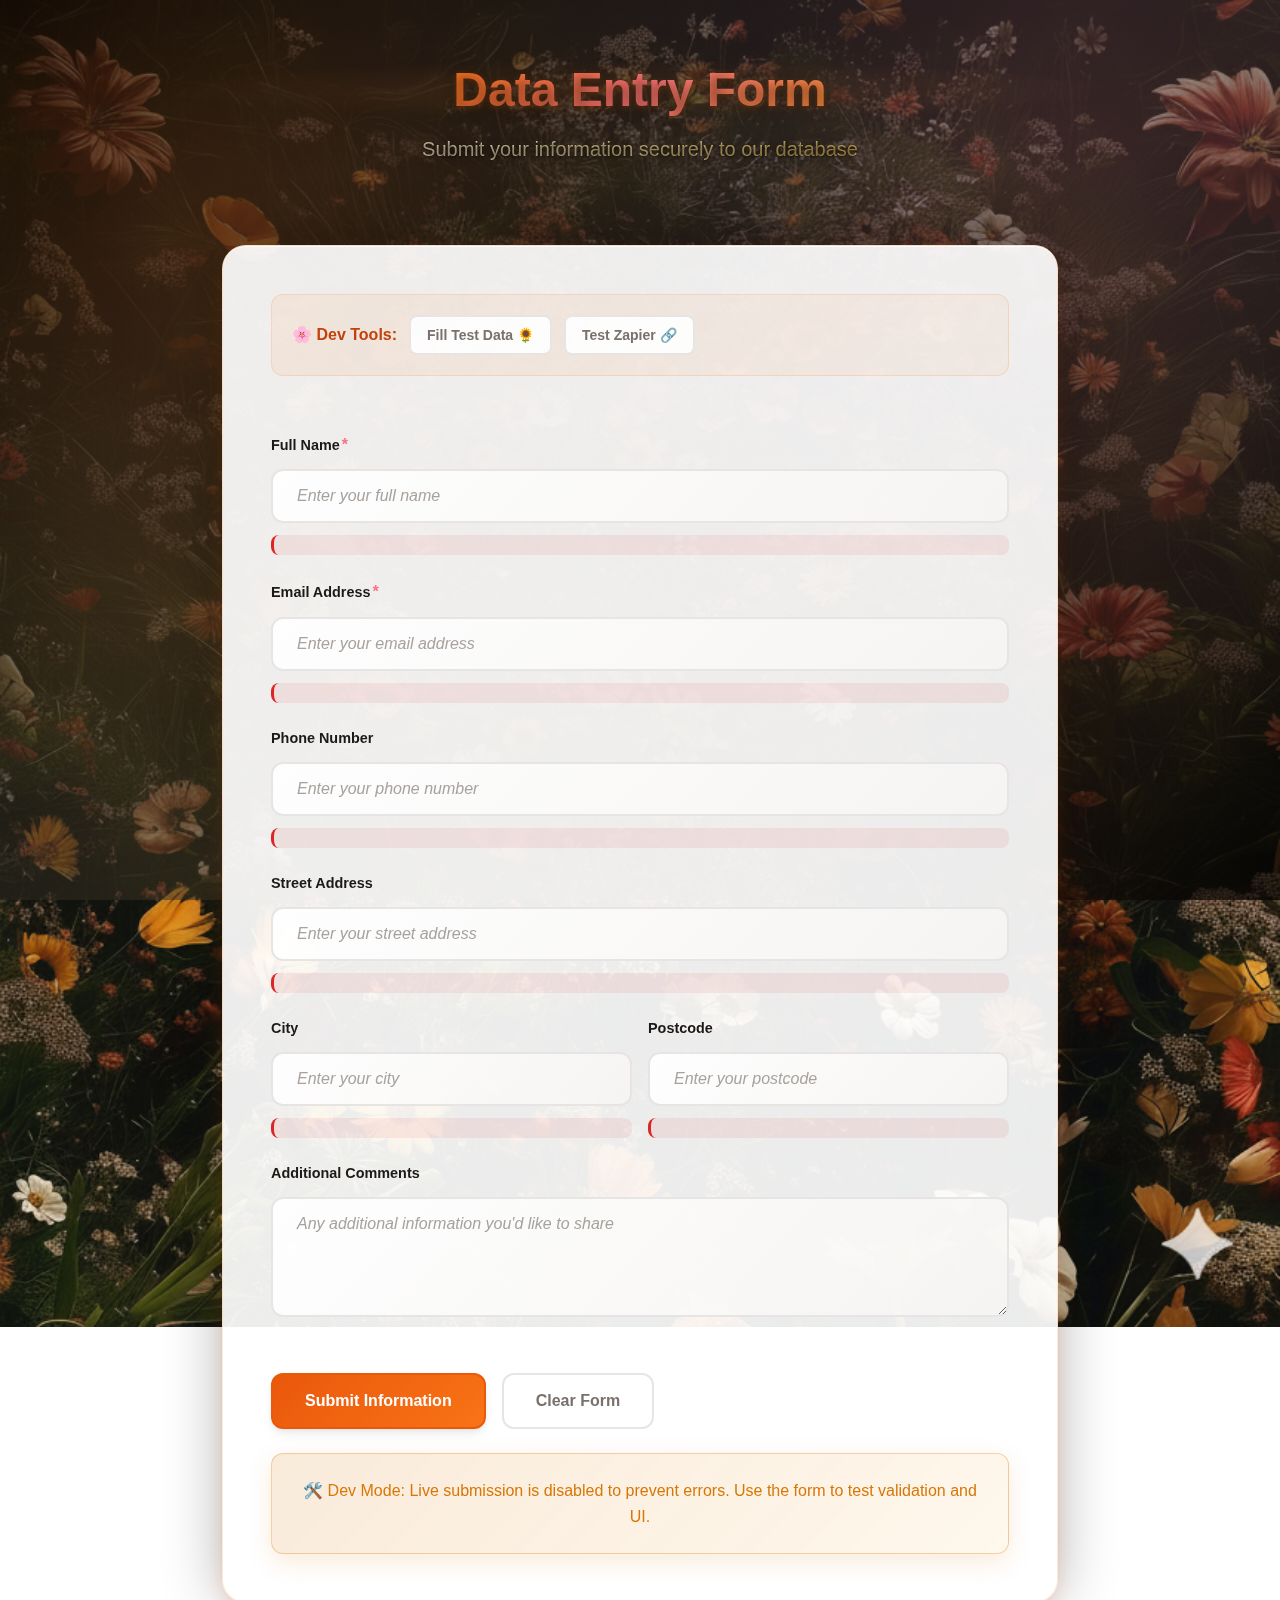
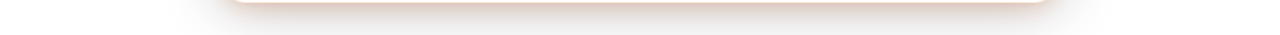
<file: index.html>
<!DOCTYPE html>
<html lang="en-GB">
  <head>
    <meta charset="UTF-8" />
    <meta name="viewport" content="width=device-width, initial-scale=1.0" />
    <title>Data Entry Form - Google Sheets Integration</title>

    <meta name="description" content="A user-friendly data entry form that stores information directly to Google Sheets" />
    <meta name="author" content="Dualite Alpha" />

    <meta property="og:title" content="Data Entry Form - Google Sheets Integration" />
    <meta property="og:description" content="A user-friendly data entry form that stores information directly to Google Sheets" />
    <meta property="og:type" content="website" />
    <meta property="og:image" content="https://ibb.co/67X3xfSV" />

    <meta name="twitter:card" content="summary_large_image" />
    <meta name="twitter:title" content="Data Entry Form - Google Sheets Integration" />
    <meta name="twitter:description" content="A user-friendly data entry form that stores information directly to Google Sheets" />
    <meta name="twitter:site" content="@dualitedev" />
    <meta name="twitter:image" content="https://ibb.co/67X3xfSV" />


    <link rel="canonical" href="https://alpha.dualite.dev" />
    
    <link rel="stylesheet" href="style.css">
  </head>
  <body>
    <div class="container">
      <header class="header">
        <h1 class="header__title">Data Entry Form</h1>
        <p class="header__subtitle">Submit your information securely to our database</p>
      </header>

      <main class="main">
        <form class="form" id="dataEntryForm">
          <div class="form__group">
            <label class="form__label" for="fullName">
              <span class="form__label-text">Full Name<span class="form__required">*</span></span>
            </label>
            <input 
              type="text" 
              id="fullName" 
              name="fullName" 
              class="form__input" 
              required
              placeholder="Enter your full name"
            >
            <span class="form__error" id="fullNameError"></span>
          </div>

          <div class="form__group">
            <label class="form__label" for="email">
              <span class="form__label-text">Email Address<span class="form__required">*</span></span>
            </label>
            <input 
              type="email" 
              id="email" 
              name="email" 
              class="form__input" 
              required
              placeholder="Enter your email address"
            >
            <span class="form__error" id="emailError"></span>
          </div>

          <div class="form__group">
            <label class="form__label" for="phone">
              <span class="form__label-text">Phone Number</span>
            </label>
            <input 
              type="tel" 
              id="phone" 
              name="phone" 
              class="form__input" 
              placeholder="Enter your phone number"
            >
            <span class="form__error" id="phoneError"></span>
          </div>

          <div class="form__group">
            <label class="form__label" for="streetAddress">
              <span class="form__label-text">Street Address</span>
            </label>
            <input 
              type="text" 
              id="streetAddress" 
              name="streetAddress" 
              class="form__input" 
              placeholder="Enter your street address"
            >
            <span class="form__error" id="streetAddressError"></span>
          </div>

          <div class="form__row">
            <div class="form__group form__group--half">
              <label class="form__label" for="city">
                <span class="form__label-text">City</span>
              </label>
              <input 
                type="text" 
                id="city" 
                name="city" 
                class="form__input" 
                placeholder="Enter your city"
              >
              <span class="form__error" id="cityError"></span>
            </div>

            <div class="form__group form__group--half">
              <label class="form__label" for="postcode">
                <span class="form__label-text">Postcode</span>
              </label>
              <input 
                type="text" 
                id="postcode" 
                name="postcode" 
                class="form__input" 
                placeholder="Enter your postcode"
              >
              <span class="form__error" id="postcodeError"></span>
            </div>
          </div>

          <div class="form__group">
            <label class="form__label" for="comments">
              <span class="form__label-text">Additional Comments</span>
            </label>
            <textarea 
              id="comments" 
              name="comments" 
              class="form__textarea" 
              rows="4"
              placeholder="Any additional information you'd like to share"
            ></textarea>
          </div>

          <div class="form__actions">
            <button type="submit" class="btn btn--primary" id="submitBtn">
              <span class="btn__text">Submit Information</span>
              <span class="btn__loader" id="btnLoader"></span>
            </button>
            <button type="reset" class="btn btn--secondary">Clear Form</button>
          </div>
        </form>

        <div class="status-message" id="statusMessage"></div>
      </main>
    </div>

    <!-- Success Dialog Modal -->
    <div class="dialog-overlay" id="successDialog">
      <div class="dialog">
        <div class="dialog__header">
          <div class="dialog__icon">
            <svg width="48" height="48" viewBox="0 0 24 24" fill="none" xmlns="http://www.w3.org/2000/svg">
              <circle cx="12" cy="12" r="10" fill="#059669"/>
              <path d="M9 12l2 2 4-4" stroke="white" stroke-width="2" stroke-linecap="round" stroke-linejoin="round"/>
            </svg>
          </div>
          <h2 class="dialog__title">Form Submitted Successfully!</h2>
        </div>
        <div class="dialog__body">
          <p class="dialog__message">Thank you for your submission. Your information has been received and saved securely.</p>
        </div>
        <div class="dialog__footer">
          <button class="btn btn--primary dialog__button" id="closeDialog">
            <span class="btn__text">Continue</span>
          </button>
        </div>
      </div>
    </div>

    <script type="module" src="/main.js"></script>
  </body>
</html>
</file>
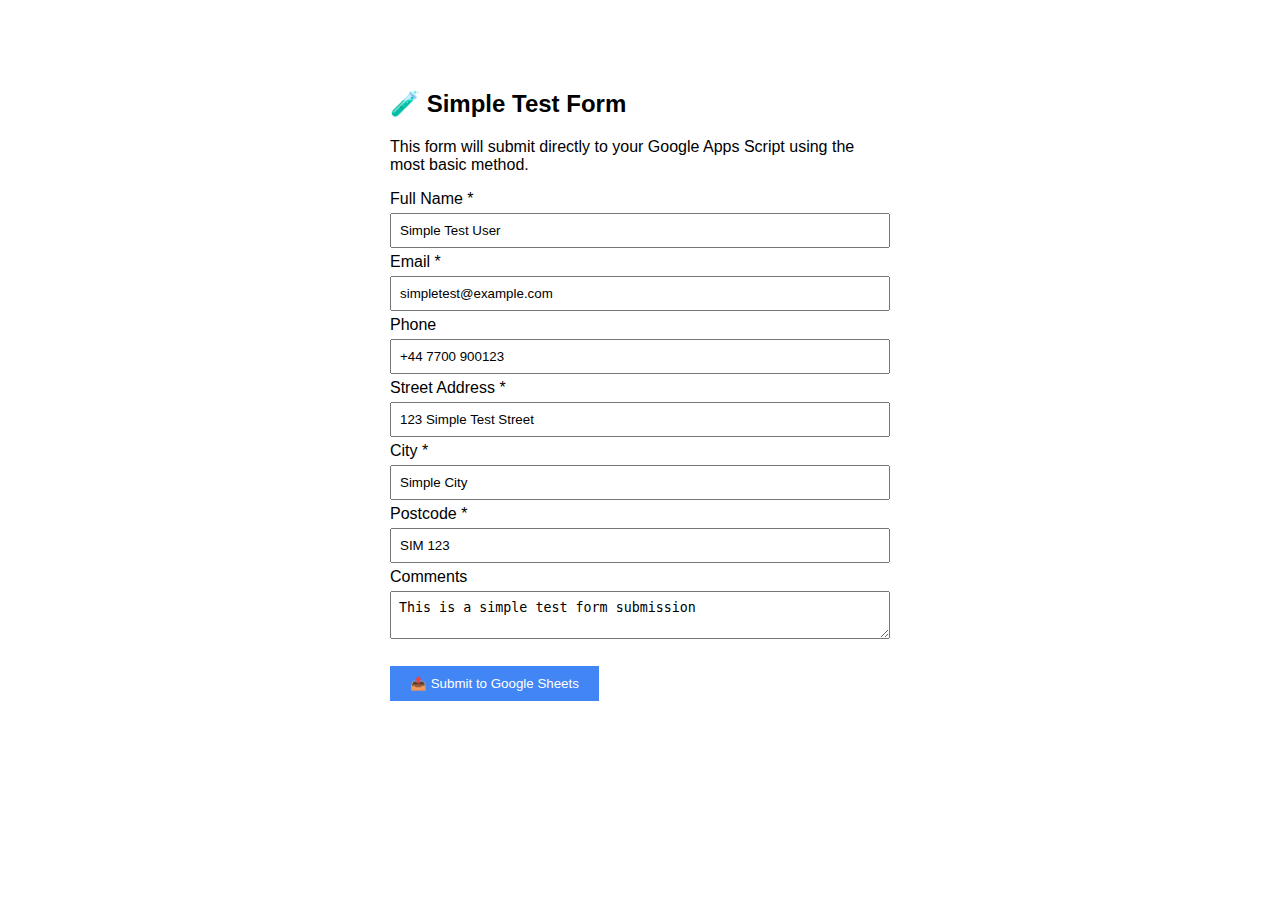
<file: simple-test-form.html>
<!DOCTYPE html>
<html>
<head>
    <title>Simple Test Form</title>
    <style>
        body { font-family: Arial, sans-serif; max-width: 500px; margin: 50px auto; padding: 20px; }
        input, textarea { width: 100%; padding: 8px; margin: 5px 0; box-sizing: border-box; }
        button { background: #4285f4; color: white; padding: 10px 20px; border: none; cursor: pointer; }
        .result { margin: 10px 0; padding: 10px; border-radius: 5px; }
        .success { background: #d4edda; color: #155724; }
        .error { background: #f8d7da; color: #721c24; }
    </style>
</head>
<body>
    <h2>🧪 Simple Test Form</h2>
    <p>This form will submit directly to your Google Apps Script using the most basic method.</p>
    
    <form id="testForm" method="POST" target="hiddenFrame" 
          action="https://script.google.com/macros/s/AKfycbyYsucAmavurfFVSW-umvRd27DsLZFdRk25UkEJ9wwX-ABT8Oe2aX7zliQuNswnDOAvsA/exec">
        
        <label>Full Name *</label>
        <input type="text" name="fullName" value="Simple Test User" required>
        
        <label>Email *</label>
        <input type="email" name="email" value="simpletest@example.com" required>
        
        <label>Phone</label>
        <input type="tel" name="phone" value="+44 7700 900123">
        
        <label>Street Address *</label>
        <input type="text" name="streetAddress" value="123 Simple Test Street" required>
        
        <label>City *</label>
        <input type="text" name="city" value="Simple City" required>
        
        <label>Postcode *</label>
        <input type="text" name="postcode" value="SIM 123" required>
        
        <label>Comments</label>
        <textarea name="comments">This is a simple test form submission</textarea>
        
        <br><br>
        <button type="submit">📤 Submit to Google Sheets</button>
    </form>
    
    <iframe name="hiddenFrame" style="display: none;"></iframe>
    
    <div id="result"></div>
    
    <script>
        const form = document.getElementById('testForm');
        const result = document.getElementById('result');
        const iframe = document.querySelector('iframe[name="hiddenFrame"]');
        
        form.addEventListener('submit', function(e) {
            result.innerHTML = '<div class="result">📤 Submitting to Google Sheets... Please wait and then check your spreadsheet!</div>';
            
            // Update timestamp in comments
            const comments = form.querySelector('textarea[name="comments"]');
            comments.value = 'Simple test form submission at ' + new Date().toLocaleString();
        });
        
        iframe.addEventListener('load', function() {
            if (form.querySelector('input[name="fullName"]').value) {
                result.innerHTML = '<div class="result success">✅ Form submitted! Check your Google Spreadsheet: <a href="https://docs.google.com/spreadsheets/d/1mmDRze-8_-bdztvkVqpum6vxGPVkmYFbosIbp4mFdKo" target="_blank">Open Spreadsheet</a></div>';
            }
        });
    </script>
</body>
</html>
</file>
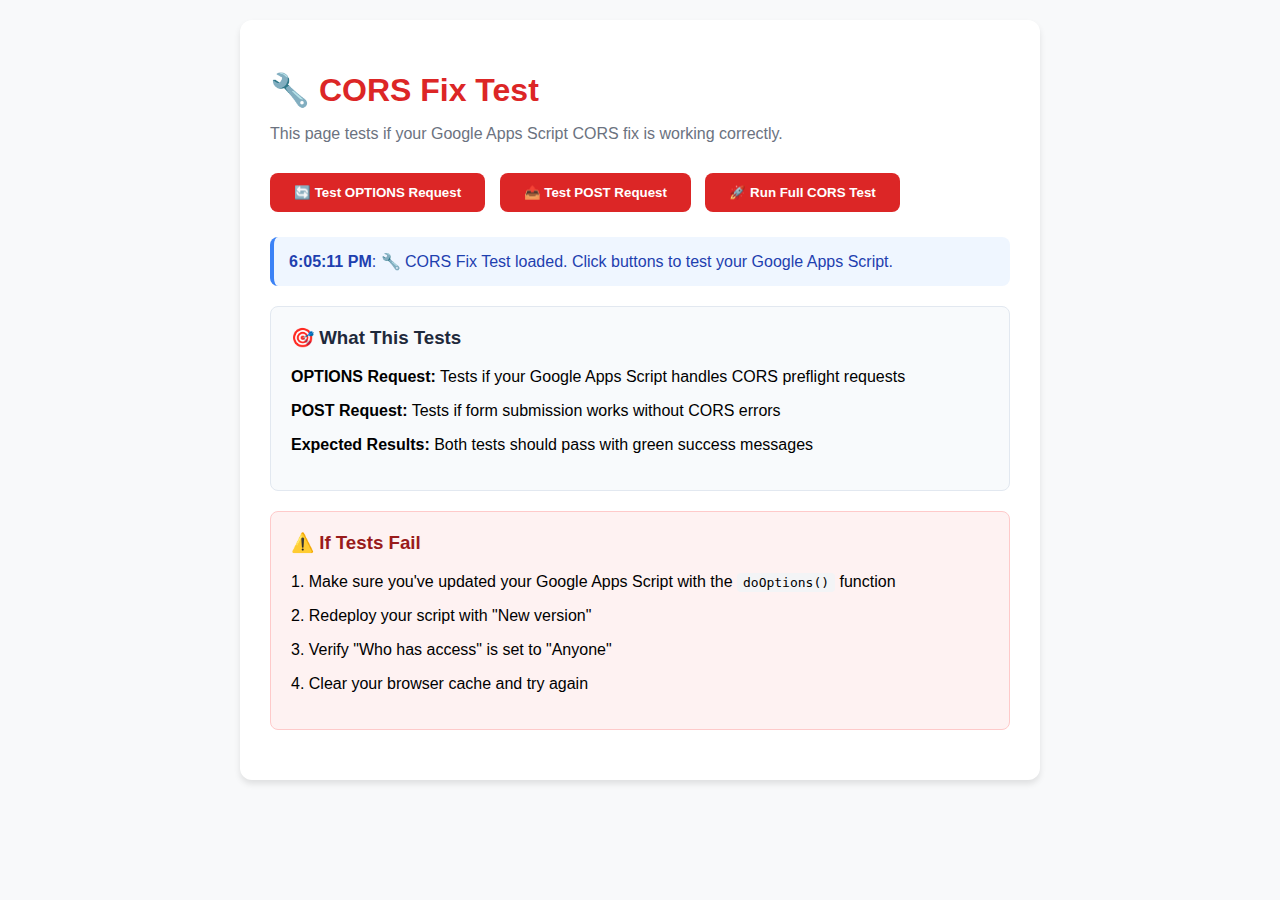
<file: test-cors-fix.html>
<!DOCTYPE html>
<html lang="en">
<head>
    <meta charset="UTF-8">
    <meta name="viewport" content="width=device-width, initial-scale=1.0">
    <title>🔧 CORS Fix Test</title>
    <style>
        body {
            font-family: -apple-system, BlinkMacSystemFont, 'Segoe UI', Roboto, sans-serif;
            max-width: 800px;
            margin: 0 auto;
            padding: 20px;
            background: #f8f9fa;
        }
        .container {
            background: white;
            padding: 30px;
            border-radius: 12px;
            box-shadow: 0 4px 6px rgba(0,0,0,0.1);
        }
        h1 { color: #dc2626; margin-bottom: 10px; }
        .subtitle { color: #6b7280; margin-bottom: 30px; }
        .btn {
            background: #dc2626;
            color: white;
            border: none;
            padding: 12px 24px;
            border-radius: 8px;
            cursor: pointer;
            font-weight: 600;
            margin-right: 10px;
            margin-bottom: 10px;
        }
        .btn:hover { background: #b91c1c; }
        .btn:disabled { background: #9ca3af; cursor: not-allowed; }
        .result {
            margin: 15px 0;
            padding: 15px;
            border-radius: 8px;
            border-left: 4px solid;
        }
        .success {
            background: #ecfdf5;
            border-color: #10b981;
            color: #065f46;
        }
        .error {
            background: #fef2f2;
            border-color: #ef4444;
            color: #991b1b;
        }
        .warning {
            background: #fffbeb;
            border-color: #f59e0b;
            color: #92400e;
        }
        .info {
            background: #eff6ff;
            border-color: #3b82f6;
            color: #1e40af;
        }
        .code {
            background: #f3f4f6;
            padding: 2px 6px;
            border-radius: 4px;
            font-family: monospace;
            font-size: 13px;
        }
    </style>
</head>
<body>
    <div class="container">
        <h1>🔧 CORS Fix Test</h1>
        <p class="subtitle">This page tests if your Google Apps Script CORS fix is working correctly.</p>

        <div>
            <button class="btn" onclick="testOptions()">🔄 Test OPTIONS Request</button>
            <button class="btn" onclick="testPost()">📤 Test POST Request</button>
            <button class="btn" onclick="runFullTest()">🚀 Run Full CORS Test</button>
        </div>

        <div id="results"></div>

        <div style="background: #f8fafc; border: 1px solid #e2e8f0; border-radius: 8px; padding: 20px; margin: 20px 0;">
            <h3 style="margin-top: 0; color: #1e293b;">🎯 What This Tests</h3>
            <p><strong>OPTIONS Request:</strong> Tests if your Google Apps Script handles CORS preflight requests</p>
            <p><strong>POST Request:</strong> Tests if form submission works without CORS errors</p>
            <p><strong>Expected Results:</strong> Both tests should pass with green success messages</p>
        </div>

        <div style="background: #fef2f2; border: 1px solid #fecaca; border-radius: 8px; padding: 20px; margin: 20px 0;">
            <h3 style="margin-top: 0; color: #991b1b;">⚠️ If Tests Fail</h3>
            <p>1. Make sure you've updated your Google Apps Script with the <span class="code">doOptions()</span> function</p>
            <p>2. Redeploy your script with "New version"</p>
            <p>3. Verify "Who has access" is set to "Anyone"</p>
            <p>4. Clear your browser cache and try again</p>
        </div>
    </div>

    <script>
        const SCRIPT_URL = 'https://script.google.com/macros/s/AKfycbzw0swcKzldBWs0BBn9HExHXlLSLJHlaTq2r9RAn12nrppexp-H1nBv7eIiMNjtlDqn/exec';
        
        function addResult(message, type = 'info') {
            const results = document.getElementById('results');
            const div = document.createElement('div');
            div.className = `result ${type}`;
            div.innerHTML = `<strong>${new Date().toLocaleTimeString()}</strong>: ${message}`;
            results.appendChild(div);
            div.scrollIntoView({ behavior: 'smooth', block: 'nearest' });
        }

        async function testOptions() {
            addResult('🔄 Testing OPTIONS request (CORS preflight)...', 'info');
            
            try {
                const response = await fetch(SCRIPT_URL, {
                    method: 'OPTIONS',
                    mode: 'cors',
                    headers: {
                        'Content-Type': 'application/json',
                        'X-Requested-With': 'XMLHttpRequest'
                    }
                });
                
                if (response.ok) {
                    addResult('✅ OPTIONS request successful! CORS preflight is working.', 'success');
                    
                    // Check for CORS headers
                    const corsOrigin = response.headers.get('Access-Control-Allow-Origin');
                    const corsMethods = response.headers.get('Access-Control-Allow-Methods');
                    
                    if (corsOrigin === '*') {
                        addResult('✅ CORS Origin header is correctly set to "*"', 'success');
                    } else {
                        addResult(`⚠️ CORS Origin header: ${corsOrigin || 'Not set'}`, 'warning');
                    }
                    
                    if (corsMethods && corsMethods.includes('POST')) {
                        addResult('✅ CORS Methods header includes POST', 'success');
                    } else {
                        addResult(`⚠️ CORS Methods header: ${corsMethods || 'Not set'}`, 'warning');
                    }
                    
                    return true;
                } else {
                    addResult(`❌ OPTIONS request failed: Status ${response.status}`, 'error');
                    addResult('💡 Your Google Apps Script is missing the doOptions() function', 'error');
                    return false;
                }
            } catch (error) {
                addResult(`❌ OPTIONS request error: ${error.message}`, 'error');
                addResult('💡 Make sure your Google Apps Script has the doOptions() function', 'error');
                return false;
            }
        }

        async function testPost() {
            addResult('📤 Testing POST request (form submission)...', 'info');
            
            const testData = {
                fullName: 'CORS Test User',
                email: 'corstest@example.com',
                streetAddress: '123 CORS Test Street',
                city: 'Test City',
                postcode: 'T3ST 123',
                comments: 'This is a CORS fix test submission'
            };
            
            try {
                const response = await fetch(SCRIPT_URL, {
                    method: 'POST',
                    mode: 'cors',
                    headers: {
                        'Content-Type': 'application/json',
                    },
                    body: JSON.stringify(testData)
                });
                
                if (response.ok) {
                    const result = await response.json();
                    if (result.status === 'success') {
                        addResult(`✅ POST request successful! Data saved to row ${result.rowNumber}`, 'success');
                        addResult('🎉 CORS is working perfectly! Your form will now submit without errors.', 'success');
                        return true;
                    } else {
                        addResult(`⚠️ POST request completed but server returned: ${result.message}`, 'warning');
                        return false;
                    }
                } else {
                    addResult(`❌ POST request failed: Status ${response.status}`, 'error');
                    return false;
                }
            } catch (error) {
                addResult(`❌ POST request error: ${error.message}`, 'error');
                if (error.message.includes('CORS') || error.message.includes('preflight')) {
                    addResult('💡 CORS preflight is still failing. Check your doOptions() function.', 'error');
                }
                return false;
            }
        }

        async function runFullTest() {
            addResult('🚀 Running full CORS test suite...', 'info');
            
            // Clear previous results
            document.getElementById('results').innerHTML = '';
            
            // Test OPTIONS first
            const optionsOk = await testOptions();
            
            // Wait a moment then test POST
            setTimeout(async () => {
                const postOk = await testPost();
                
                // Final result
                setTimeout(() => {
                    if (optionsOk && postOk) {
                        addResult('🎉 All CORS tests passed! Your form is ready for production!', 'success');
                    } else {
                        addResult('❌ Some tests failed. Please update your Google Apps Script and redeploy.', 'error');
                    }
                }, 1000);
            }, 1000);
        }

        // Auto-run basic test on page load
        window.addEventListener('load', () => {
            addResult('🔧 CORS Fix Test loaded. Click buttons to test your Google Apps Script.', 'info');
        });
    </script>
</body>
</html>
</file>
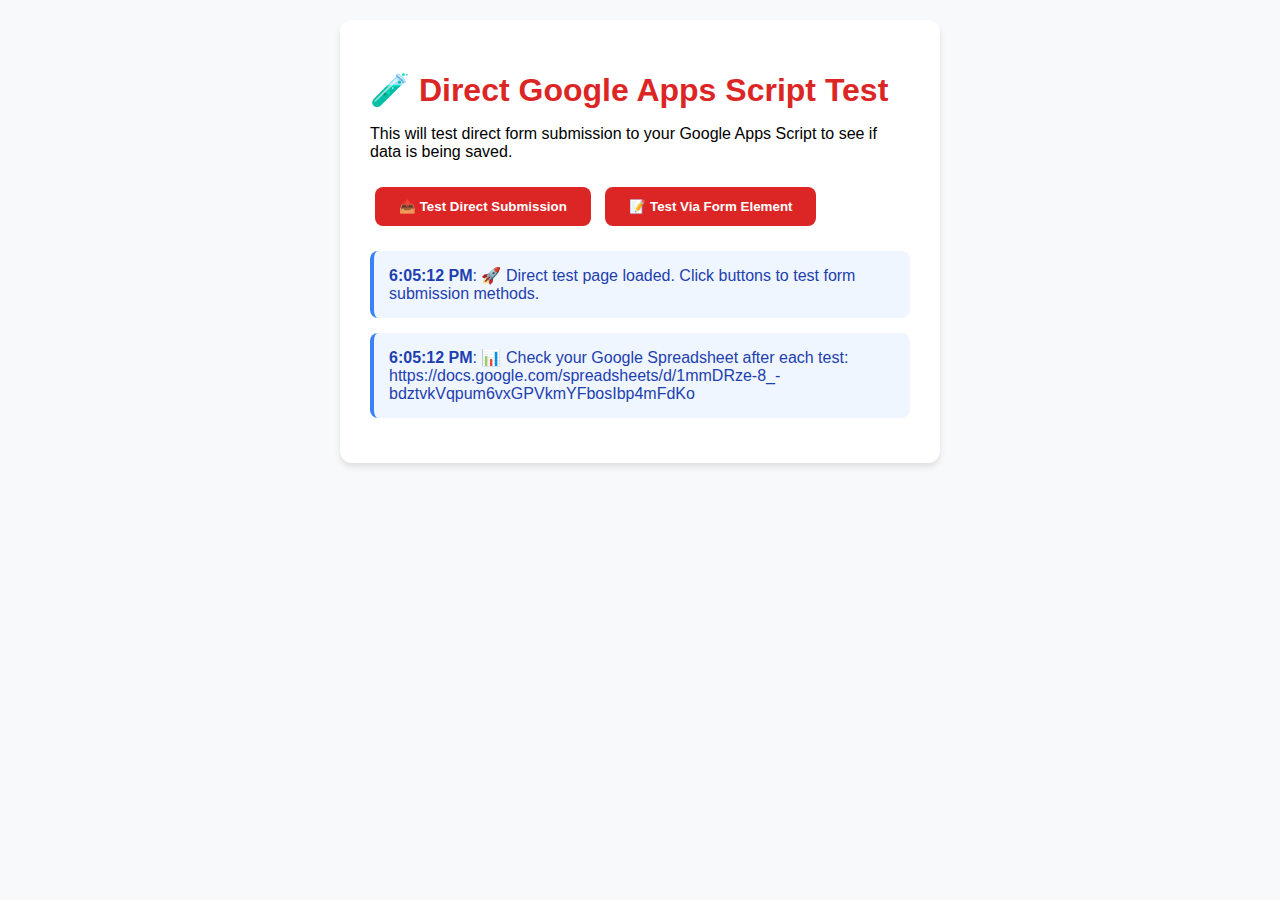
<file: test-direct-submission.html>
<!DOCTYPE html>
<html lang="en">
<head>
    <meta charset="UTF-8">
    <meta name="viewport" content="width=device-width, initial-scale=1.0">
    <title>🧪 Direct Google Apps Script Test</title>
    <style>
        body {
            font-family: -apple-system, BlinkMacSystemFont, 'Segoe UI', Roboto, sans-serif;
            max-width: 600px;
            margin: 0 auto;
            padding: 20px;
            background: #f8f9fa;
        }
        .container {
            background: white;
            padding: 30px;
            border-radius: 12px;
            box-shadow: 0 4px 6px rgba(0,0,0,0.1);
        }
        h1 { color: #dc2626; margin-bottom: 10px; }
        .btn {
            background: #dc2626;
            color: white;
            border: none;
            padding: 12px 24px;
            border-radius: 8px;
            cursor: pointer;
            font-weight: 600;
            margin: 10px 5px;
        }
        .btn:hover { background: #b91c1c; }
        .result {
            margin: 15px 0;
            padding: 15px;
            border-radius: 8px;
            border-left: 4px solid;
        }
        .success {
            background: #ecfdf5;
            border-color: #10b981;
            color: #065f46;
        }
        .error {
            background: #fef2f2;
            border-color: #ef4444;
            color: #991b1b;
        }
        .info {
            background: #eff6ff;
            border-color: #3b82f6;
            color: #1e40af;
        }
    </style>
</head>
<body>
    <div class="container">
        <h1>🧪 Direct Google Apps Script Test</h1>
        <p>This will test direct form submission to your Google Apps Script to see if data is being saved.</p>

        <button class="btn" onclick="testDirectSubmission()">📤 Test Direct Submission</button>
        <button class="btn" onclick="testViaForm()">📝 Test Via Form Element</button>

        <div id="results"></div>

        <!-- Hidden form for testing -->
        <form id="testForm" style="display: none;" method="POST" target="testFrame" 
              action="https://script.google.com/macros/s/AKfycbyYsucAmavurfFVSW-umvRd27DsLZFdRk25UkEJ9wwX-ABT8Oe2aX7zliQuNswnDOAvsA/exec">
            <input name="fullName" value="Direct Test User">
            <input name="email" value="directtest@example.com">
            <input name="streetAddress" value="123 Direct Test Street">
            <input name="city" value="Test City">
            <input name="postcode" value="T3ST 123">
            <input name="comments" value="This is a direct form submission test">
        </form>
        
        <iframe name="testFrame" style="display: none;"></iframe>
    </div>

    <script>
        const SCRIPT_URL = 'https://script.google.com/macros/s/AKfycbyYsucAmavurfFVSW-umvRd27DsLZFdRk25UkEJ9wwX-ABT8Oe2aX7zliQuNswnDOAvsA/exec';
        
        function addResult(message, type = 'info') {
            const results = document.getElementById('results');
            const div = document.createElement('div');
            div.className = `result ${type}`;
            div.innerHTML = `<strong>${new Date().toLocaleTimeString()}</strong>: ${message}`;
            results.appendChild(div);
            div.scrollIntoView({ behavior: 'smooth', block: 'nearest' });
        }

        function testDirectSubmission() {
            addResult('🧪 Testing direct iframe submission...', 'info');
            
            const testData = {
                fullName: 'Direct Test User',
                email: 'directtest@example.com',
                streetAddress: '123 Direct Test Street',
                city: 'Test City',
                postcode: 'T3ST 123',
                comments: 'This is a direct iframe submission test - ' + new Date().toISOString()
            };

            // Create form dynamically
            const form = document.createElement('form');
            form.method = 'POST';
            form.action = SCRIPT_URL;
            form.target = 'hidden_iframe_' + Date.now();
            form.style.display = 'none';

            // Add form data
            Object.keys(testData).forEach(key => {
                const input = document.createElement('input');
                input.type = 'hidden';
                input.name = key;
                input.value = testData[key];
                form.appendChild(input);
            });

            // Create iframe
            const iframe = document.createElement('iframe');
            iframe.name = form.target;
            iframe.style.display = 'none';
            
            iframe.onload = () => {
                addResult('✅ Form submitted via iframe! Check your Google Spreadsheet for data.', 'success');
                setTimeout(() => {
                    if (document.body.contains(form)) document.body.removeChild(form);
                    if (document.body.contains(iframe)) document.body.removeChild(iframe);
                }, 1000);
            };

            iframe.onerror = () => {
                addResult('⚠️ Iframe error, but form may have been submitted. Check your spreadsheet.', 'error');
            };

            // Submit
            document.body.appendChild(iframe);
            document.body.appendChild(form);
            form.submit();

            addResult('📤 Form submitted! Waiting for response...', 'info');
        }

        function testViaForm() {
            addResult('🧪 Testing via HTML form element...', 'info');
            
            const form = document.getElementById('testForm');
            const iframe = document.querySelector('iframe[name="testFrame"]');
            
            // Update comment with timestamp
            form.querySelector('input[name="comments"]').value = 'HTML form test - ' + new Date().toISOString();
            
            iframe.onload = () => {
                addResult('✅ HTML form submitted! Check your Google Spreadsheet for data.', 'success');
            };

            form.submit();
            addResult('📤 HTML form submitted! Waiting for response...', 'info');
        }

        // Auto-load message
        window.addEventListener('load', () => {
            addResult('🚀 Direct test page loaded. Click buttons to test form submission methods.', 'info');
            addResult('📊 Check your Google Spreadsheet after each test: https://docs.google.com/spreadsheets/d/1mmDRze-8_-bdztvkVqpum6vxGPVkmYFbosIbp4mFdKo', 'info');
        });
    </script>
</body>
</html>
</file>
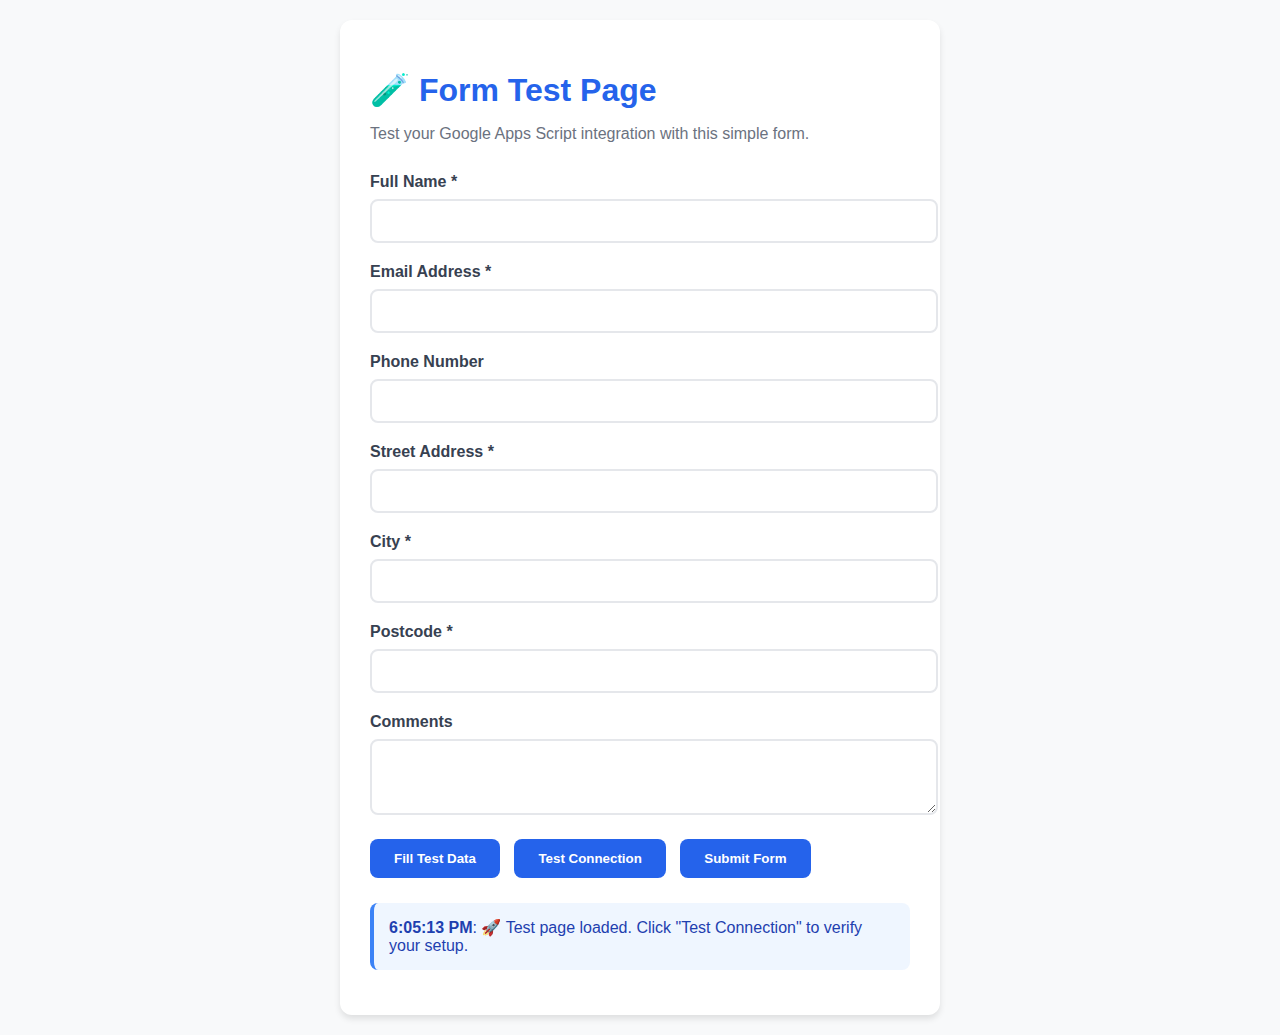
<file: test-form.html>
<!DOCTYPE html>
<html lang="en">
<head>
    <meta charset="UTF-8">
    <meta name="viewport" content="width=device-width, initial-scale=1.0">
    <title>🧪 Form Test Page</title>
    <style>
        body {
            font-family: -apple-system, BlinkMacSystemFont, 'Segoe UI', Roboto, sans-serif;
            max-width: 600px;
            margin: 0 auto;
            padding: 20px;
            background: #f8f9fa;
        }
        .container {
            background: white;
            padding: 30px;
            border-radius: 12px;
            box-shadow: 0 4px 6px rgba(0,0,0,0.1);
        }
        h1 { color: #2563eb; margin-bottom: 10px; }
        .subtitle { color: #6b7280; margin-bottom: 30px; }
        .form-group {
            margin-bottom: 20px;
        }
        label {
            display: block;
            font-weight: 600;
            margin-bottom: 8px;
            color: #374151;
        }
        input, textarea {
            width: 100%;
            padding: 12px;
            border: 2px solid #e5e7eb;
            border-radius: 8px;
            font-size: 14px;
        }
        input:focus, textarea:focus {
            outline: none;
            border-color: #2563eb;
            box-shadow: 0 0 0 3px rgba(37, 99, 235, 0.1);
        }
        .btn {
            background: #2563eb;
            color: white;
            border: none;
            padding: 12px 24px;
            border-radius: 8px;
            cursor: pointer;
            font-weight: 600;
            margin-right: 10px;
            margin-bottom: 10px;
        }
        .btn:hover { background: #1d4ed8; }
        .btn:disabled { background: #9ca3af; cursor: not-allowed; }
        .result {
            margin: 15px 0;
            padding: 15px;
            border-radius: 8px;
            border-left: 4px solid;
        }
        .success {
            background: #ecfdf5;
            border-color: #10b981;
            color: #065f46;
        }
        .error {
            background: #fef2f2;
            border-color: #ef4444;
            color: #991b1b;
        }
        .info {
            background: #eff6ff;
            border-color: #3b82f6;
            color: #1e40af;
        }
    </style>
</head>
<body>
    <div class="container">
        <h1>🧪 Form Test Page</h1>
        <p class="subtitle">Test your Google Apps Script integration with this simple form.</p>

        <form id="testForm">
            <div class="form-group">
                <label for="fullName">Full Name *</label>
                <input type="text" id="fullName" name="fullName" required>
            </div>

            <div class="form-group">
                <label for="email">Email Address *</label>
                <input type="email" id="email" name="email" required>
            </div>

            <div class="form-group">
                <label for="phone">Phone Number</label>
                <input type="tel" id="phone" name="phone">
            </div>

            <div class="form-group">
                <label for="streetAddress">Street Address *</label>
                <input type="text" id="streetAddress" name="streetAddress" required>
            </div>

            <div class="form-group">
                <label for="city">City *</label>
                <input type="text" id="city" name="city" required>
            </div>

            <div class="form-group">
                <label for="postcode">Postcode *</label>
                <input type="text" id="postcode" name="postcode" required>
            </div>

            <div class="form-group">
                <label for="comments">Comments</label>
                <textarea id="comments" name="comments" rows="3"></textarea>
            </div>

            <button type="button" class="btn" onclick="fillTestData()">Fill Test Data</button>
            <button type="button" class="btn" onclick="testConnection()">Test Connection</button>
            <button type="submit" class="btn">Submit Form</button>
        </form>

        <div id="results"></div>
    </div>

    <script>
        const SCRIPT_URL = 'https://script.google.com/macros/s/AKfycbysPTl60f-4RXU8YebctitPpbmN9ZsJgHrcU6jImBU8geKp1O-CGWMY_40D3VNznDjA6w/exec';
        
        function addResult(message, type = 'info') {
            const results = document.getElementById('results');
            const div = document.createElement('div');
            div.className = `result ${type}`;
            div.innerHTML = `<strong>${new Date().toLocaleTimeString()}</strong>: ${message}`;
            results.appendChild(div);
            div.scrollIntoView({ behavior: 'smooth', block: 'nearest' });
        }

        function fillTestData() {
            document.getElementById('fullName').value = 'John Smith';
            document.getElementById('email').value = 'john.smith@example.com';
            document.getElementById('phone').value = '+44 7700 900123';
            document.getElementById('streetAddress').value = '123 Test Street';
            document.getElementById('city').value = 'London';
            document.getElementById('postcode').value = 'SW1A 1AA';
            document.getElementById('comments').value = 'This is a test submission from the test form.';
            addResult('✅ Test data filled in form', 'success');
        }

        async function testConnection() {
            addResult('🔄 Testing connection to Google Apps Script...', 'info');
            
            try {
                const response = await fetch(SCRIPT_URL, {
                    method: 'GET',
                    mode: 'cors',
                    cache: 'no-cache',
                    credentials: 'omit'
                });
                
                if (response.ok) {
                    const data = await response.json();
                    addResult(`✅ Connection successful: ${data.message}`, 'success');
                    if (data.corsEnabled) {
                        addResult('✅ CORS headers are properly configured', 'success');
                    }
                } else {
                    addResult(`❌ Connection failed: Status ${response.status}`, 'error');
                }
            } catch (error) {
                addResult(`❌ Connection error: ${error.message}`, 'error');
            }
        }

        document.getElementById('testForm').addEventListener('submit', async function(e) {
            e.preventDefault();
            
            addResult('📤 Submitting form data...', 'info');
            
            const formData = new FormData(this);
            const data = Object.fromEntries(formData.entries());
            
            try {
                const response = await fetch(SCRIPT_URL, {
                    method: 'POST',
                    mode: 'cors',
                    cache: 'no-cache',
                    credentials: 'omit',
                    headers: {
                        'Content-Type': 'application/json',
                    },
                    body: JSON.stringify(data)
                });
                
                if (response.ok) {
                    const result = await response.json();
                    if (result.status === 'success') {
                        addResult(`✅ Form submitted successfully! Data saved to row ${result.rowNumber}`, 'success');
                        addResult('🎉 Your Google Apps Script is working perfectly!', 'success');
                    } else {
                        addResult(`❌ Submission failed: ${result.message}`, 'error');
                    }
                } else {
                    addResult(`❌ Submission failed: Status ${response.status}`, 'error');
                }
            } catch (error) {
                addResult(`❌ Submission error: ${error.message}`, 'error');
            }
        });

        // Auto-test connection on page load
        window.addEventListener('load', () => {
            addResult('🚀 Test page loaded. Click "Test Connection" to verify your setup.', 'info');
        });
    </script>
</body>
</html>
</file>
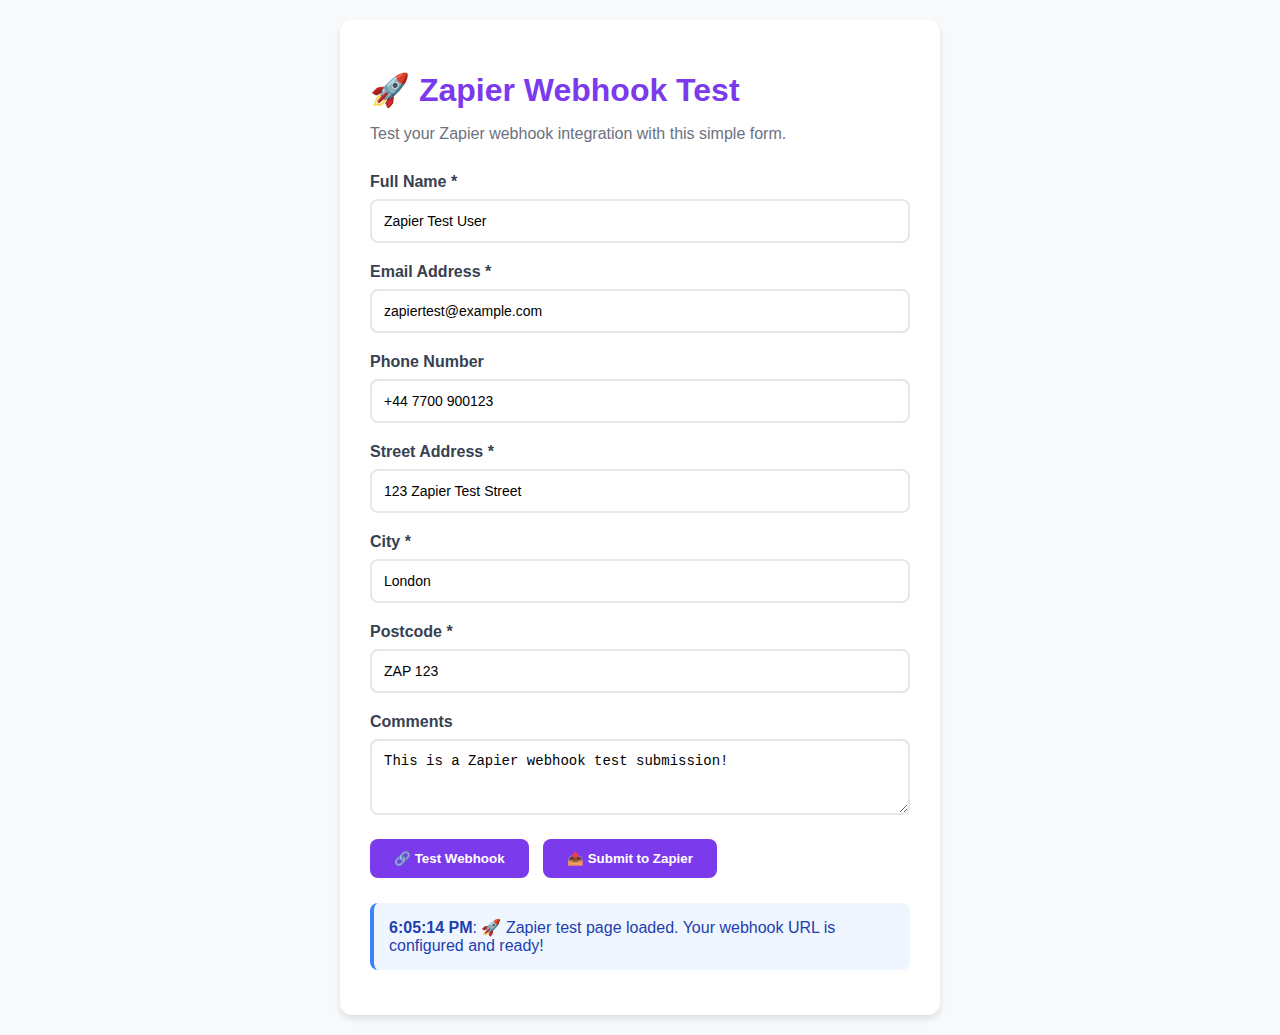
<file: test-zapier.html>
<!DOCTYPE html>
<html lang="en">
<head>
    <meta charset="UTF-8">
    <meta name="viewport" content="width=device-width, initial-scale=1.0">
    <title>🚀 Zapier Webhook Test</title>
    <style>
        body {
            font-family: -apple-system, BlinkMacSystemFont, 'Segoe UI', Roboto, sans-serif;
            max-width: 600px;
            margin: 0 auto;
            padding: 20px;
            background: #f8f9fa;
        }
        .container {
            background: white;
            padding: 30px;
            border-radius: 12px;
            box-shadow: 0 4px 6px rgba(0,0,0,0.1);
        }
        h1 { color: #7c3aed; margin-bottom: 10px; }
        .subtitle { color: #6b7280; margin-bottom: 30px; }
        .form-group {
            margin-bottom: 20px;
        }
        label {
            display: block;
            font-weight: 600;
            margin-bottom: 8px;
            color: #374151;
        }
        input, textarea {
            width: 100%;
            padding: 12px;
            border: 2px solid #e5e7eb;
            border-radius: 8px;
            font-size: 14px;
            box-sizing: border-box;
        }
        input:focus, textarea:focus {
            outline: none;
            border-color: #7c3aed;
            box-shadow: 0 0 0 3px rgba(124, 58, 237, 0.1);
        }
        .btn {
            background: #7c3aed;
            color: white;
            border: none;
            padding: 12px 24px;
            border-radius: 8px;
            cursor: pointer;
            font-weight: 600;
            margin-right: 10px;
            margin-bottom: 10px;
        }
        .btn:hover { background: #6d28d9; }
        .btn:disabled { background: #9ca3af; cursor: not-allowed; }
        .result {
            margin: 15px 0;
            padding: 15px;
            border-radius: 8px;
            border-left: 4px solid;
        }
        .success {
            background: #ecfdf5;
            border-color: #10b981;
            color: #065f46;
        }
        .error {
            background: #fef2f2;
            border-color: #ef4444;
            color: #991b1b;
        }
        .info {
            background: #eff6ff;
            border-color: #3b82f6;
            color: #1e40af;
        }
    </style>
</head>
<body>
    <div class="container">
        <h1>🚀 Zapier Webhook Test</h1>
        <p class="subtitle">Test your Zapier webhook integration with this simple form.</p>

        <form id="zapierTestForm">
            <div class="form-group">
                <label for="fullName">Full Name *</label>
                <input type="text" id="fullName" name="fullName" value="Zapier Test User" required>
            </div>

            <div class="form-group">
                <label for="email">Email Address *</label>
                <input type="email" id="email" name="email" value="zapiertest@example.com" required>
            </div>

            <div class="form-group">
                <label for="phone">Phone Number</label>
                <input type="tel" id="phone" name="phone" value="+44 7700 900123">
            </div>

            <div class="form-group">
                <label for="streetAddress">Street Address *</label>
                <input type="text" id="streetAddress" name="streetAddress" value="123 Zapier Test Street" required>
            </div>

            <div class="form-group">
                <label for="city">City *</label>
                <input type="text" id="city" name="city" value="London" required>
            </div>

            <div class="form-group">
                <label for="postcode">Postcode *</label>
                <input type="text" id="postcode" name="postcode" value="ZAP 123" required>
            </div>

            <div class="form-group">
                <label for="comments">Comments</label>
                <textarea id="comments" name="comments" rows="3">This is a Zapier webhook test submission!</textarea>
            </div>

            <button type="button" class="btn" onclick="testWebhook()">🔗 Test Webhook</button>
            <button type="submit" class="btn">📤 Submit to Zapier</button>
        </form>

        <div id="results"></div>
    </div>

    <script>
        const WEBHOOK_URL = 'https://hooks.zapier.com/hooks/catch/24768108/u1cj6hr/';
        
        function addResult(message, type = 'info') {
            const results = document.getElementById('results');
            const div = document.createElement('div');
            div.className = `result ${type}`;
            div.innerHTML = `<strong>${new Date().toLocaleTimeString()}</strong>: ${message}`;
            results.appendChild(div);
            div.scrollIntoView({ behavior: 'smooth', block: 'nearest' });
        }

        async function testWebhook() {
            addResult('🔄 Testing Zapier webhook connection...', 'info');
            
            const testData = {
                test: true,
                message: 'Webhook connection test',
                timestamp: new Date().toISOString()
            };
            
            try {
                const response = await fetch(WEBHOOK_URL, {
                    method: 'POST',
                    body: JSON.stringify(testData)
                });
                
                if (response.ok) {
                    const result = await response.json();
                    addResult(`✅ Webhook test successful! ID: ${result.id}`, 'success');
                    addResult('🎉 Your Zapier webhook is working perfectly!', 'success');
                } else {
                    addResult(`❌ Webhook test failed: Status ${response.status}`, 'error');
                }
            } catch (error) {
                addResult(`❌ Webhook test error: ${error.message}`, 'error');
            }
        }

        document.getElementById('zapierTestForm').addEventListener('submit', async function(e) {
            e.preventDefault();
            
            addResult('📤 Submitting form data to Zapier...', 'info');
            
            const formData = new FormData(this);
            const data = Object.fromEntries(formData.entries());
            data.timestamp = new Date().toISOString();
            
            try {
                const response = await fetch(WEBHOOK_URL, {
                    method: 'POST',
                    body: JSON.stringify(data)
                });
                
                if (response.ok) {
                    const result = await response.json();
                    addResult(`✅ Form submitted successfully! ID: ${result.id}`, 'success');
                    addResult('🎉 Check your Google Spreadsheet - data should appear within seconds!', 'success');
                    addResult('📊 Spreadsheet: https://docs.google.com/spreadsheets/d/1mmDRze-8_-bdztvkVqpum6vxGPVkmYFbosIbp4mFdKo', 'info');
                } else {
                    addResult(`❌ Form submission failed: Status ${response.status}`, 'error');
                }
            } catch (error) {
                addResult(`❌ Form submission error: ${error.message}`, 'error');
            }
        });

        // Auto-test on page load
        window.addEventListener('load', () => {
            addResult('🚀 Zapier test page loaded. Your webhook URL is configured and ready!', 'info');
        });
    </script>
</body>
</html>
</file>
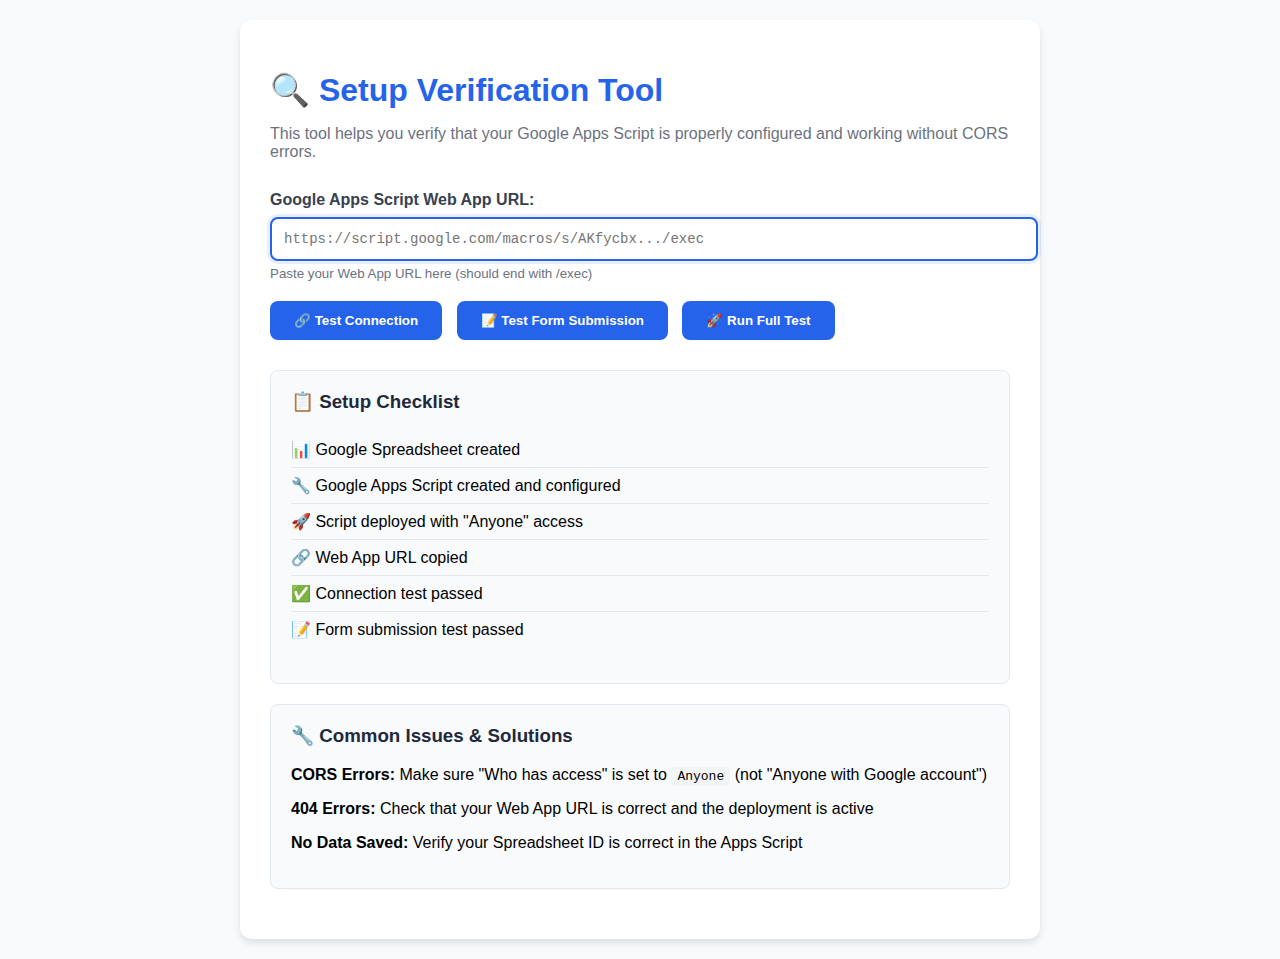
<file: verify-setup.html>
<!DOCTYPE html>
<html lang="en">
<head>
    <meta charset="UTF-8">
    <meta name="viewport" content="width=device-width, initial-scale=1.0">
    <title>🔍 Setup Verification Tool</title>
    <style>
        body {
            font-family: -apple-system, BlinkMacSystemFont, 'Segoe UI', Roboto, sans-serif;
            max-width: 800px;
            margin: 0 auto;
            padding: 20px;
            background: #f8f9fa;
        }
        .container {
            background: white;
            padding: 30px;
            border-radius: 12px;
            box-shadow: 0 4px 6px rgba(0,0,0,0.1);
        }
        h1 { color: #2563eb; margin-bottom: 10px; }
        .subtitle { color: #6b7280; margin-bottom: 30px; }
        .input-group {
            margin-bottom: 20px;
        }
        label {
            display: block;
            font-weight: 600;
            margin-bottom: 8px;
            color: #374151;
        }
        input[type="url"] {
            width: 100%;
            padding: 12px;
            border: 2px solid #e5e7eb;
            border-radius: 8px;
            font-size: 14px;
            font-family: monospace;
        }
        input[type="url"]:focus {
            outline: none;
            border-color: #2563eb;
            box-shadow: 0 0 0 3px rgba(37, 99, 235, 0.1);
        }
        .btn {
            background: #2563eb;
            color: white;
            border: none;
            padding: 12px 24px;
            border-radius: 8px;
            cursor: pointer;
            font-weight: 600;
            margin-right: 10px;
            margin-bottom: 10px;
        }
        .btn:hover { background: #1d4ed8; }
        .btn:disabled { background: #9ca3af; cursor: not-allowed; }
        .result {
            margin: 15px 0;
            padding: 15px;
            border-radius: 8px;
            border-left: 4px solid;
        }
        .success {
            background: #ecfdf5;
            border-color: #10b981;
            color: #065f46;
        }
        .error {
            background: #fef2f2;
            border-color: #ef4444;
            color: #991b1b;
        }
        .warning {
            background: #fffbeb;
            border-color: #f59e0b;
            color: #92400e;
        }
        .info {
            background: #eff6ff;
            border-color: #3b82f6;
            color: #1e40af;
        }
        .code {
            background: #f3f4f6;
            padding: 2px 6px;
            border-radius: 4px;
            font-family: monospace;
            font-size: 13px;
        }
        .step {
            background: #f8fafc;
            border: 1px solid #e2e8f0;
            border-radius: 8px;
            padding: 20px;
            margin: 20px 0;
        }
        .step h3 {
            margin-top: 0;
            color: #1e293b;
        }
        .checklist {
            list-style: none;
            padding: 0;
        }
        .checklist li {
            padding: 8px 0;
            border-bottom: 1px solid #e5e7eb;
        }
        .checklist li:last-child {
            border-bottom: none;
        }
        .check { color: #10b981; font-weight: bold; }
        .cross { color: #ef4444; font-weight: bold; }
    </style>
</head>
<body>
    <div class="container">
        <h1>🔍 Setup Verification Tool</h1>
        <p class="subtitle">This tool helps you verify that your Google Apps Script is properly configured and working without CORS errors.</p>

        <div class="input-group">
            <label for="scriptUrl">Google Apps Script Web App URL:</label>
            <input type="url" id="scriptUrl" placeholder="https://script.google.com/macros/s/AKfycbx.../exec">
            <small style="color: #6b7280; display: block; margin-top: 5px;">
                Paste your Web App URL here (should end with /exec)
            </small>
        </div>

        <div>
            <button class="btn" onclick="testConnection()">🔗 Test Connection</button>
            <button class="btn" onclick="testSubmission()">📝 Test Form Submission</button>
            <button class="btn" onclick="runFullTest()">🚀 Run Full Test</button>
        </div>

        <div id="results"></div>

        <div class="step">
            <h3>📋 Setup Checklist</h3>
            <ul class="checklist" id="checklist">
                <li id="check-spreadsheet">📊 Google Spreadsheet created</li>
                <li id="check-script">🔧 Google Apps Script created and configured</li>
                <li id="check-deploy">🚀 Script deployed with "Anyone" access</li>
                <li id="check-url">🔗 Web App URL copied</li>
                <li id="check-connection">✅ Connection test passed</li>
                <li id="check-submission">📝 Form submission test passed</li>
            </ul>
        </div>

        <div class="step">
            <h3>🔧 Common Issues & Solutions</h3>
            <p><strong>CORS Errors:</strong> Make sure "Who has access" is set to <span class="code">Anyone</span> (not "Anyone with Google account")</p>
            <p><strong>404 Errors:</strong> Check that your Web App URL is correct and the deployment is active</p>
            <p><strong>No Data Saved:</strong> Verify your Spreadsheet ID is correct in the Apps Script</p>
        </div>
    </div>

    <script>
        let scriptUrl = '';

        function addResult(message, type = 'info', timestamp = true) {
            const results = document.getElementById('results');
            const div = document.createElement('div');
            div.className = `result ${type}`;
            
            const time = timestamp ? `<strong>${new Date().toLocaleTimeString()}</strong>: ` : '';
            div.innerHTML = time + message;
            
            results.appendChild(div);
            div.scrollIntoView({ behavior: 'smooth', block: 'nearest' });
        }

        function updateChecklist(itemId, passed) {
            const item = document.getElementById(itemId);
            if (item) {
                const icon = passed ? '<span class="check">✅</span>' : '<span class="cross">❌</span>';
                item.innerHTML = icon + ' ' + item.textContent.replace(/^[✅❌]\s*/, '');
            }
        }

        function getScriptUrl() {
            const input = document.getElementById('scriptUrl');
            scriptUrl = input.value.trim();
            
            if (!scriptUrl) {
                addResult('❌ Please enter your Google Apps Script Web App URL', 'error');
                return false;
            }
            
            if (!scriptUrl.includes('script.google.com') || !scriptUrl.endsWith('/exec')) {
                addResult('⚠️ URL format looks incorrect. Should be: https://script.google.com/macros/s/.../exec', 'warning');
            }
            
            return true;
        }

        async function testConnection() {
            if (!getScriptUrl()) return;
            
            addResult('🔄 Testing connection to Google Apps Script...', 'info');
            
            try {
                const controller = new AbortController();
                const timeoutId = setTimeout(() => controller.abort(), 10000);
                
                const response = await fetch(scriptUrl, {
                    method: 'GET',
                    mode: 'cors',
                    cache: 'no-cache',
                    credentials: 'omit',
                    signal: controller.signal
                });
                
                clearTimeout(timeoutId);
                
                if (response.ok) {
                    const data = await response.json();
                    addResult(`✅ Connection successful! ${data.message}`, 'success');
                    
                    if (data.corsEnabled) {
                        addResult('✅ CORS headers are properly configured', 'success');
                    }
                    
                    updateChecklist('check-connection', true);
                    return true;
                } else {
                    addResult(`❌ Connection failed with status: ${response.status}`, 'error');
                    addResult('💡 Check that your script is deployed with "Anyone" access', 'warning');
                    updateChecklist('check-connection', false);
                    return false;
                }
                
            } catch (error) {
                addResult(`❌ Connection error: ${error.message}`, 'error');
                
                if (error.message.includes('CORS')) {
                    addResult('💡 CORS Error: Make sure "Who has access" is set to "Anyone" in your deployment settings', 'error');
                } else if (error.name === 'AbortError') {
                    addResult('💡 Request timed out. Check your internet connection and script URL', 'warning');
                }
                
                updateChecklist('check-connection', false);
                return false;
            }
        }

        async function testSubmission() {
            if (!getScriptUrl()) return;
            
            addResult('📝 Testing form submission...', 'info');
            
            const testData = {
                fullName: 'Test User',
                email: 'test@example.com',
                phone: '+44 7700 900123',
                streetAddress: '123 Test Street',
                city: 'London',
                postcode: 'SW1A 1AA',
                comments: 'This is a test submission from the verification tool.'
            };
            
            try {
                const controller = new AbortController();
                const timeoutId = setTimeout(() => controller.abort(), 15000);
                
                const response = await fetch(scriptUrl, {
                    method: 'POST',
                    mode: 'cors',
                    cache: 'no-cache',
                    credentials: 'omit',
                    headers: {
                        'Content-Type': 'application/json',
                    },
                    body: JSON.stringify(testData),
                    signal: controller.signal
                });
                
                clearTimeout(timeoutId);
                
                if (response.ok) {
                    const data = await response.json();
                    
                    if (data.status === 'success') {
                        addResult(`✅ Form submission successful! Data saved to row ${data.rowNumber}`, 'success');
                        addResult('🎉 Your form is working perfectly! No CORS issues detected.', 'success');
                        updateChecklist('check-submission', true);
                        return true;
                    } else {
                        addResult(`❌ Submission failed: ${data.message}`, 'error');
                        updateChecklist('check-submission', false);
                        return false;
                    }
                } else {
                    addResult(`❌ Submission failed with status: ${response.status}`, 'error');
                    updateChecklist('check-submission', false);
                    return false;
                }
                
            } catch (error) {
                addResult(`❌ Submission error: ${error.message}`, 'error');
                
                if (error.message.includes('CORS')) {
                    addResult('💡 CORS Error: Your Apps Script deployment needs to be fixed', 'error');
                }
                
                updateChecklist('check-submission', false);
                return false;
            }
        }

        async function runFullTest() {
            if (!getScriptUrl()) return;
            
            addResult('🚀 Running full verification test...', 'info');
            
            // Clear previous results
            document.getElementById('results').innerHTML = '';
            
            // Test connection first
            const connectionOk = await testConnection();
            
            if (connectionOk) {
                // Wait a moment then test submission
                setTimeout(async () => {
                    const submissionOk = await testSubmission();
                    
                    if (connectionOk && submissionOk) {
                        addResult('🎉 All tests passed! Your setup is working perfectly!', 'success');
                        addResult('✅ You can now use your form without any CORS issues', 'success');
                    }
                }, 1000);
            } else {
                addResult('❌ Connection test failed. Please fix the connection issues before testing submissions.', 'error');
            }
        }

        // Auto-focus URL input
        document.getElementById('scriptUrl').focus();
        
        // Add enter key support
        document.getElementById('scriptUrl').addEventListener('keypress', function(e) {
            if (e.key === 'Enter') {
                testConnection();
            }
        });
    </script>
</body>
</html>
</file>
<file: style.css>
/* Reset and Base Styles */
*,
*::before,
*::after {
  box-sizing: border-box;
}

:root {
  /* Floral Color Palette - Inspired by the beautiful image */
  --primary-colour: #ea580c;
  --primary-colour-dark: #c2410c;
  --primary-colour-light: #fb923c;
  --secondary-colour: #78716c;
  --accent-coral: #fb7185;
  --accent-orange: #f97316;
  --accent-warm: #fbbf24;
  
  /* Success and error colours */
  --success-colour: #059669;
  --error-colour: #dc2626;
  --warning-colour: #d97706;
  
  /* Natural palette inspired by the garden image */
  --text-primary: #1c1917;
  --text-secondary: #78716c;
  --text-muted: #a8a29e;
  --background: #fefefe;
  --surface: #f7f5f3;
  --surface-warm: #fef7f0;
  --border: #e7e5e4;
  --border-focus: #ea580c;
  
  /* Dark organic background */
  --background-dark: #1c1917;
  --background-overlay: rgba(28, 25, 23, 0.85);
  
  /* Typography */
  --font-family: 'Inter', -apple-system, BlinkMacSystemFont, 'Segoe UI', Roboto, sans-serif;
  --font-weight-normal: 400;
  --font-weight-medium: 500;
  --font-weight-semibold: 600;
  --font-weight-bold: 700;
  
  /* Spacing */
  --spacing-xs: 0.25rem;
  --spacing-sm: 0.5rem;
  --spacing-md: 1rem;
  --spacing-lg: 1.5rem;
  --spacing-xl: 2rem;
  --spacing-2xl: 3rem;
  
  /* Border Radius */
  --radius-sm: 0.5rem;
  --radius-md: 0.75rem;
  --radius-lg: 1rem;
  --radius-xl: 1.5rem;
  
  /* Shadows */
  --shadow-sm: 0 2px 4px 0 rgb(28 25 23 / 0.06);
  --shadow-md: 0 6px 12px -2px rgb(28 25 23 / 0.08), 0 3px 7px -3px rgb(28 25 23 / 0.1);
  --shadow-lg: 0 16px 24px -4px rgb(28 25 23 / 0.08), 0 8px 16px -8px rgb(28 25 23 / 0.1);
  --shadow-warm: 0 8px 25px -5px rgb(234 88 12 / 0.2), 0 4px 10px -6px rgb(234 88 12 / 0.1);
}

body {
  margin: 0;
  font-family: var(--font-family);
  font-weight: var(--font-weight-normal);
  line-height: 1.6;
  color: var(--text-primary);
  /* Beautiful floral background image */
  background: 
    linear-gradient(
      135deg,
      rgba(0, 0, 0, 0.7) 0%,
      rgba(28, 25, 23, 0.6) 25%,
      rgba(41, 37, 36, 0.5) 50%,
      rgba(28, 25, 23, 0.6) 75%,
      rgba(0, 0, 0, 0.7) 100%
    ),
    url('./background.png') center center;
  background-size: cover;
  background-attachment: fixed;
  background-repeat: no-repeat;
  min-height: 100vh;
  -webkit-font-smoothing: antialiased;
  -moz-osx-font-smoothing: grayscale;
  position: relative;
}

/* Static background overlay pattern */
body::before {
  content: '';
  position: fixed;
  top: 0;
  left: 0;
  width: 100%;
  height: 100%;
  background: 
    radial-gradient(circle at 15% 25%, rgba(249, 115, 22, 0.15) 0%, transparent 45%),
    radial-gradient(circle at 85% 15%, rgba(251, 113, 133, 0.12) 0%, transparent 45%),
    radial-gradient(circle at 30% 85%, rgba(251, 191, 36, 0.1) 0%, transparent 45%),
    radial-gradient(circle at 70% 75%, rgba(194, 65, 12, 0.08) 0%, transparent 45%),
    radial-gradient(circle at 50% 50%, rgba(0, 0, 0, 0.2) 0%, transparent 70%);
  pointer-events: none;
  z-index: 0;
}

/* Container */
.container {
  max-width: 900px;
  margin: 0 auto;
  padding: var(--spacing-xl);
  min-height: 100vh;
  position: relative;
  z-index: 1;
}

/* Header */
.header {
  text-align: center;
  margin-bottom: var(--spacing-2xl);
  padding: var(--spacing-xl) 0;
  position: relative;
  z-index: 2;
}

.header__title {
  font-size: 3rem;
  font-weight: var(--font-weight-bold);
  color: var(--surface);
  margin: 0 0 var(--spacing-md);
  line-height: 1.1;
  text-shadow: 
    0 4px 12px rgba(0, 0, 0, 0.5),
    0 2px 6px rgba(249, 115, 22, 0.3);
  background: linear-gradient(
    135deg, 
    #fbbf24 0%, 
    #f97316 25%, 
    #fb7185 50%, 
    #fb923c 75%, 
    #fbbf24 100%
  );
  background-clip: text;
  -webkit-background-clip: text;
  -webkit-text-fill-color: transparent;
  animation: titleGlow 4s ease-in-out infinite alternate;
  position: relative;
}

.header__title::before {
  content: '';
  position: absolute;
  top: 50%;
  left: 50%;
  width: 120%;
  height: 120%;
  background: radial-gradient(
    ellipse,
    rgba(251, 146, 60, 0.1) 0%,
    transparent 70%
  );
  transform: translate(-50%, -50%);
  z-index: -1;
  animation: titleHalo 6s ease-in-out infinite;
}

@keyframes titleGlow {
  0% { 
    text-shadow: 
      0 4px 12px rgba(0, 0, 0, 0.5),
      0 2px 6px rgba(249, 115, 22, 0.3);
  }
  100% { 
    text-shadow: 
      0 6px 20px rgba(0, 0, 0, 0.6),
      0 4px 12px rgba(249, 115, 22, 0.5),
      0 0 30px rgba(251, 146, 60, 0.2);
  }
}

@keyframes titleHalo {
  0%, 100% { opacity: 0.3; transform: translate(-50%, -50%) scale(1); }
  50% { opacity: 0.6; transform: translate(-50%, -50%) scale(1.1); }
}

.header__subtitle {
  font-size: 1.25rem;
  color: rgba(255, 255, 255, 0.9);
  margin: 0;
  font-weight: var(--font-weight-medium);
  text-shadow: 
    0 2px 8px rgba(0, 0, 0, 0.4),
    0 1px 3px rgba(0, 0, 0, 0.6);
  background: linear-gradient(135deg, rgba(255, 255, 255, 0.95), rgba(251, 191, 36, 0.8));
  background-clip: text;
  -webkit-background-clip: text;
  -webkit-text-fill-color: transparent;
}

/* Main Content */
.main {
  background: rgba(255, 255, 255, 0.92);
  border-radius: var(--radius-xl);
  box-shadow: 
    var(--shadow-warm),
    0 0 60px rgba(0, 0, 0, 0.3),
    inset 0 1px 0 rgba(255, 255, 255, 0.8);
  padding: var(--spacing-2xl);
  border: 1px solid rgba(251, 146, 60, 0.2);
  position: relative;
  overflow: hidden;
  z-index: 2;
}





/* Form Styles */
.form {
  display: flex;
  flex-direction: column;
  gap: var(--spacing-lg);
  position: relative;
  z-index: 1;
}

.form__row {
  display: grid;
  grid-template-columns: 1fr 1fr;
  gap: var(--spacing-md);
}

.form__group {
  display: flex;
  flex-direction: column;
  gap: var(--spacing-sm);
  position: relative;
}

.form__group--half {
  flex: 1;
}

.form__label {
  display: flex;
  align-items: center;
  gap: var(--spacing-xs);
  font-weight: var(--font-weight-semibold);
  color: var(--text-primary);
  font-size: 0.9rem;
  margin-bottom: var(--spacing-xs);
}

.form__label-text {
  flex: 1;
}

.form__required {
  color: var(--accent-coral);
  font-weight: var(--font-weight-bold);
  font-size: 1rem;
  margin-left: 2px;
}

.form__input,
.form__select,
.form__textarea {
  width: 100%;
  padding: 1rem var(--spacing-lg);
  border: 2px solid var(--border);
  border-radius: var(--radius-md);
  font-size: 1rem;
  font-family: inherit;
  transition: all 0.4s cubic-bezier(0.4, 0, 0.2, 1);
  background: linear-gradient(135deg, rgba(255, 255, 255, 0.95), rgba(247, 245, 243, 0.9));
  color: var(--text-primary);
  position: relative;
}

.form__input:focus,
.form__select:focus,
.form__textarea:focus {
  outline: none;
  border-color: var(--border-focus);
  box-shadow: 
    0 0 0 4px rgba(234, 88, 12, 0.15),
    0 8px 25px rgba(234, 88, 12, 0.2),
    inset 0 1px 0 rgba(255, 255, 255, 0.8);
  background: rgba(255, 255, 255, 0.98);
}

.form__input:invalid:not(:focus):not(:placeholder-shown),
.form__select:invalid:not(:focus),
.form__textarea:invalid:not(:focus):not(:placeholder-shown) {
  border-color: var(--error-colour);
  box-shadow: 0 0 0 3px rgba(220, 38, 38, 0.1);
}

.form__input::placeholder,
.form__textarea::placeholder {
  color: var(--text-muted);
  font-style: italic;
}

.form__textarea {
  resize: vertical;
  min-height: 120px;
}

.form__select {
  cursor: pointer;
  background-image: url("data:image/svg+xml,%3csvg xmlns='http://www.w3.org/2000/svg' fill='none' viewBox='0 0 20 20'%3e%3cpath stroke='%23ea580c' stroke-linecap='round' stroke-linejoin='round' stroke-width='2' d='M6 8l4 4 4-4'/%3e%3c/svg%3e");
  background-position: right 1rem center;
  background-repeat: no-repeat;
  background-size: 1.5em 1.5em;
  padding-right: 3rem;
  appearance: none;
}

.form__error {
  font-size: 0.85rem;
  color: var(--error-colour);
  font-weight: var(--font-weight-medium);
  min-height: 1.25rem;
  display: block;
  margin-top: var(--spacing-xs);
  padding: var(--spacing-xs) var(--spacing-sm);
  background: rgba(220, 38, 38, 0.08);
  border-radius: var(--radius-sm);
  border-left: 3px solid var(--error-colour);
}

/* Form Actions */
.form__actions {
  display: flex;
  gap: var(--spacing-md);
  margin-top: var(--spacing-xl);
  flex-wrap: wrap;
}

/* Button Styles */
.btn {
  display: inline-flex;
  align-items: center;
  justify-content: center;
  gap: var(--spacing-sm);
  padding: 1rem 2rem;
  border: 2px solid transparent;
  border-radius: var(--radius-md);
  font-size: 1rem;
  font-weight: var(--font-weight-semibold);
  font-family: inherit;
  cursor: pointer;
  transition: all 0.4s cubic-bezier(0.4, 0, 0.2, 1);
  text-decoration: none;
  position: relative;
  min-height: 56px;
  overflow: hidden;
}

.btn:disabled {
  opacity: 0.6;
  cursor: not-allowed;
}

.btn--primary {
  background: linear-gradient(135deg, var(--primary-colour), var(--accent-orange));
  color: white;
  border-color: var(--primary-colour);
  box-shadow: var(--shadow-md);
}

.btn--primary::before {
  content: '';
  position: absolute;
  top: 0;
  left: -100%;
  width: 100%;
  height: 100%;
  background: linear-gradient(90deg, transparent, rgba(255, 255, 255, 0.3), transparent);
  transition: left 0.6s ease;
}

.btn--primary:hover:not(:disabled) {
  background: linear-gradient(135deg, var(--primary-colour-dark), var(--primary-colour));
  border-color: var(--primary-colour-dark);
  transform: translateY(-3px) scale(1.02);
  box-shadow: 
    var(--shadow-warm),
    0 12px 40px rgba(234, 88, 12, 0.3);
}

.btn--primary:hover:not(:disabled)::before {
  left: 100%;
}

.btn--primary:active {
  transform: translateY(-1px) scale(1.01);
}

.btn--secondary {
  background: rgba(255, 255, 255, 0.9);
  color: var(--text-secondary);
  border-color: var(--border);
}

.btn--secondary:hover:not(:disabled) {
  background: rgba(255, 255, 255, 0.98);
  border-color: var(--primary-colour);
  color: var(--primary-colour);
  transform: translateY(-2px) scale(1.01);
  box-shadow: var(--shadow-md);
}

.btn--small {
  padding: 0.5rem 1rem;
  font-size: 0.875rem;
  min-height: 40px;
}

.btn__loader {
  width: 20px;
  height: 20px;
  border: 2px solid transparent;
  border-top: 2px solid currentColor;
  border-radius: 50%;
  animation: spin 1s linear infinite;
  display: none;
}

.btn--loading .btn__text {
  opacity: 0;
}

.btn--loading .btn__loader {
  display: block;
  position: absolute;
}

@keyframes spin {
  0% { transform: rotate(0deg); }
  100% { transform: rotate(360deg); }
}

/* Status Message */
.status-message {
  margin-top: var(--spacing-lg);
  padding: var(--spacing-lg);
  border-radius: var(--radius-md);
  font-weight: var(--font-weight-medium);
  text-align: center;
  display: none;
  border: 1px solid transparent;
  position: relative;
  z-index: 2;
}

.status-message--success {
  background: linear-gradient(135deg, rgba(5, 150, 105, 0.15), rgba(16, 185, 129, 0.08));
  color: var(--success-colour);
  border-color: rgba(5, 150, 105, 0.3);
  box-shadow: 0 8px 25px rgba(5, 150, 105, 0.15);
}

.status-message--error {
  background: linear-gradient(135deg, rgba(220, 38, 38, 0.15), rgba(239, 68, 68, 0.08));
  color: var(--error-colour);
  border-color: rgba(220, 38, 38, 0.3);
  box-shadow: 0 8px 25px rgba(220, 38, 38, 0.15);
}

.status-message--warning {
  background: linear-gradient(135deg, rgba(217, 119, 6, 0.15), rgba(245, 158, 11, 0.08));
  color: var(--warning-colour);
  border-color: rgba(217, 119, 6, 0.3);
  box-shadow: 0 8px 25px rgba(217, 119, 6, 0.15);
}

/* Demo Tools */
.demo-tools .btn {
  padding: 0.5rem 1rem;
  font-size: 0.875rem;
  min-height: 40px;
  border-radius: var(--radius-sm);
}

/* Responsive Design */
@media (max-width: 768px) {
  .container {
    padding: var(--spacing-md);
  }
  
  .main {
    padding: var(--spacing-lg);
  }
  
  .header__title {
    font-size: 2.25rem;
  }
  
  .form__row {
    grid-template-columns: 1fr;
    gap: var(--spacing-lg);
  }
  
  .form__actions {
    flex-direction: column;
  }
  
  .btn {
    width: 100%;
    justify-content: center;
  }
}

@media (max-width: 480px) {
  .header__title {
    font-size: 2rem;
  }
  
  .header__subtitle {
    font-size: 1.1rem;
  }
  
  .form__input,
  .form__select,
  .form__textarea {
    padding: 0.875rem var(--spacing-md);
  }
}

/* Animation for form appearance */
@keyframes fadeInUp {
  from {
    opacity: 0;
    transform: translateY(40px) scale(0.95);
  }
  to {
    opacity: 1;
    transform: translateY(0) scale(1);
  }
}

.main {
  animation: fadeInUp 1s cubic-bezier(0.4, 0, 0.2, 1);
}

.header {
  animation: fadeInUp 1.2s cubic-bezier(0.4, 0, 0.2, 1);
}



/* Focus visible for better accessibility */
.btn:focus-visible,
.form__input:focus-visible,
.form__select:focus-visible,
.form__textarea:focus-visible {
  outline: 3px solid var(--primary-colour);
  outline-offset: 3px;
}

/* Enhanced hover effects */
.form__group:hover .form__input,
.form__group:hover .form__select,
.form__group:hover .form__textarea {
  border-color: rgba(234, 88, 12, 0.4);
}



/* Background parallax effect for mobile */
@media (max-width: 768px) {
  body {
    background-attachment: scroll;
  }
}

/* High contrast mode support */
@media (prefers-contrast: high) {
  .main {
    background: rgba(255, 255, 255, 0.98);
    border: 2px solid var(--text-primary);
  }
  
  .form__input,
  .form__select,
  .form__textarea {
    background: white;
    border-color: var(--text-primary);
  }
}

/* Success Dialog Modal */
.dialog-overlay {
  position: fixed;
  top: 0;
  left: 0;
  width: 100%;
  height: 100%;
  background: rgba(28, 25, 23, 0.8);
  backdrop-filter: blur(8px);
  display: flex;
  align-items: center;
  justify-content: center;
  z-index: 1000;
  opacity: 0;
  visibility: hidden;
  transition: all 0.3s cubic-bezier(0.4, 0, 0.2, 1);
}

.dialog-overlay.show {
  opacity: 1;
  visibility: visible;
}

.dialog {
  background: rgba(255, 255, 255, 0.95);
  border-radius: var(--radius-xl);
  box-shadow: 
    var(--shadow-warm),
    0 0 60px rgba(0, 0, 0, 0.3),
    inset 0 1px 0 rgba(255, 255, 255, 0.8);
  border: 1px solid rgba(251, 146, 60, 0.2);
  max-width: 480px;
  width: 90%;
  max-height: 90vh;
  overflow: hidden;
  transform: scale(0.9) translateY(20px);
  transition: all 0.3s cubic-bezier(0.4, 0, 0.2, 1);
  position: relative;
}

.dialog-overlay.show .dialog {
  transform: scale(1) translateY(0);
}

.dialog::before {
  content: '';
  position: absolute;
  top: 0;
  left: 0;
  right: 0;
  height: 4px;
  background: linear-gradient(
    90deg, 
    var(--accent-orange) 0%, 
    var(--accent-coral) 25%, 
    var(--accent-warm) 50%, 
    var(--accent-coral) 75%, 
    var(--accent-orange) 100%
  );
  border-radius: var(--radius-xl) var(--radius-xl) 0 0;
}

.dialog__header {
  padding: var(--spacing-xl) var(--spacing-xl) var(--spacing-lg);
  text-align: center;
  border-bottom: 1px solid rgba(231, 229, 228, 0.5);
}

.dialog__icon {
  margin: 0 auto var(--spacing-md);
  width: 48px;
  height: 48px;
  display: flex;
  align-items: center;
  justify-content: center;
}

.dialog__icon svg {
  filter: drop-shadow(0 4px 12px rgba(5, 150, 105, 0.3));
}

.dialog__title {
  font-size: 1.5rem;
  font-weight: var(--font-weight-bold);
  color: var(--text-primary);
  margin: 0;
  background: linear-gradient(
    135deg, 
    var(--success-colour) 0%, 
    var(--accent-orange) 100%
  );
  background-clip: text;
  -webkit-background-clip: text;
  -webkit-text-fill-color: transparent;
}

.dialog__body {
  padding: var(--spacing-lg) var(--spacing-xl);
}

.dialog__message {
  font-size: 1rem;
  color: var(--text-secondary);
  line-height: 1.6;
  margin: 0;
  text-align: center;
}

.dialog__footer {
  padding: var(--spacing-lg) var(--spacing-xl) var(--spacing-xl);
  display: flex;
  justify-content: center;
}

.dialog__button {
  min-width: 140px;
  position: relative;
  overflow: hidden;
}

.dialog__button::before {
  content: '';
  position: absolute;
  top: 0;
  left: -100%;
  width: 100%;
  height: 100%;
  background: linear-gradient(90deg, transparent, rgba(255, 255, 255, 0.3), transparent);
  transition: left 0.6s ease;
}

.dialog__button:hover:not(:disabled)::before {
  left: 100%;
}

/* Dialog animations */
@keyframes dialogFadeIn {
  from {
    opacity: 0;
    transform: scale(0.9) translateY(20px);
  }
  to {
    opacity: 1;
    transform: scale(1) translateY(0);
  }
}

@keyframes dialogFadeOut {
  from {
    opacity: 1;
    transform: scale(1) translateY(0);
  }
  to {
    opacity: 0;
    transform: scale(0.9) translateY(20px);
  }
}

/* Responsive dialog */
@media (max-width: 480px) {
  .dialog {
    width: 95%;
    margin: var(--spacing-md);
  }
  
  .dialog__header,
  .dialog__body,
  .dialog__footer {
    padding-left: var(--spacing-lg);
    padding-right: var(--spacing-lg);
  }
  
  .dialog__title {
    font-size: 1.25rem;
  }
}

/* Reduced motion support */
@media (prefers-reduced-motion: reduce) {
  *,
  *::before,
  *::after {
    animation-duration: 0.01ms !important;
    animation-iteration-count: 1 !important;
    transition-duration: 0.01ms !important;
  }
}
</file>
